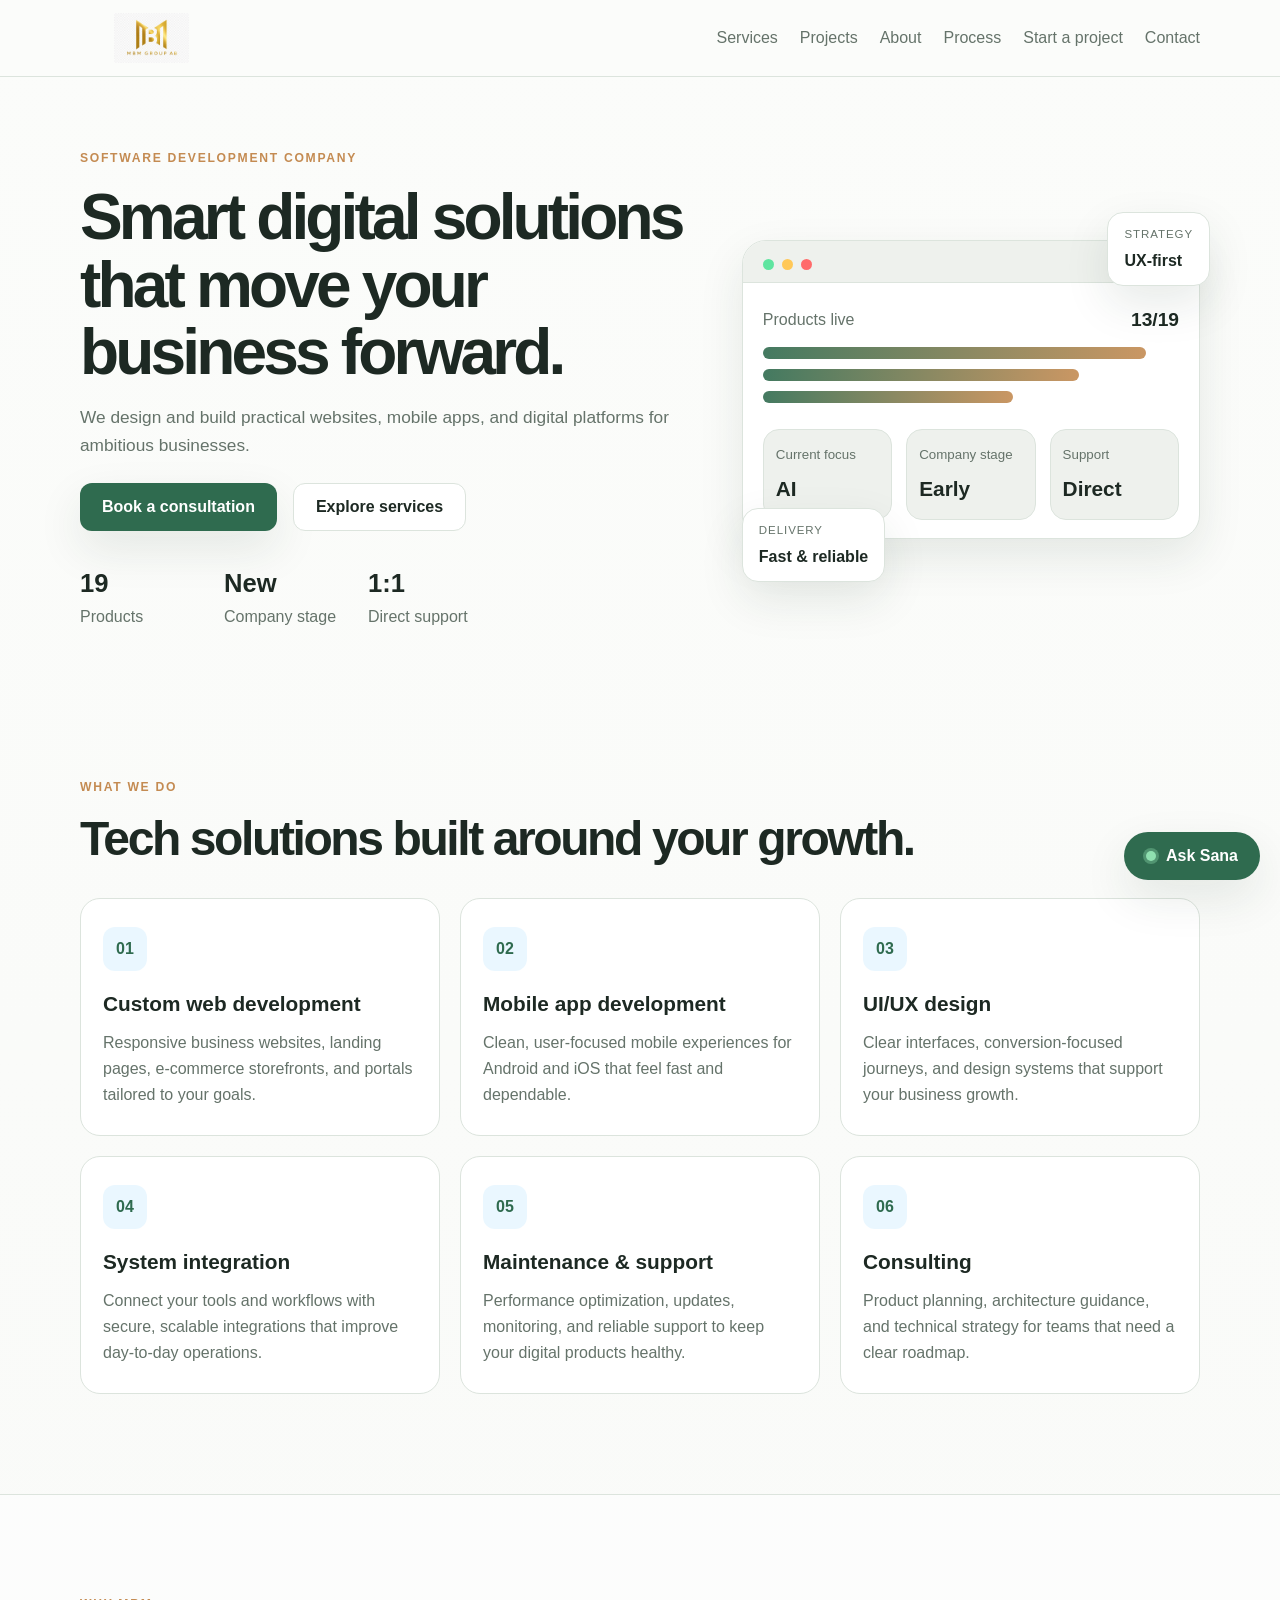
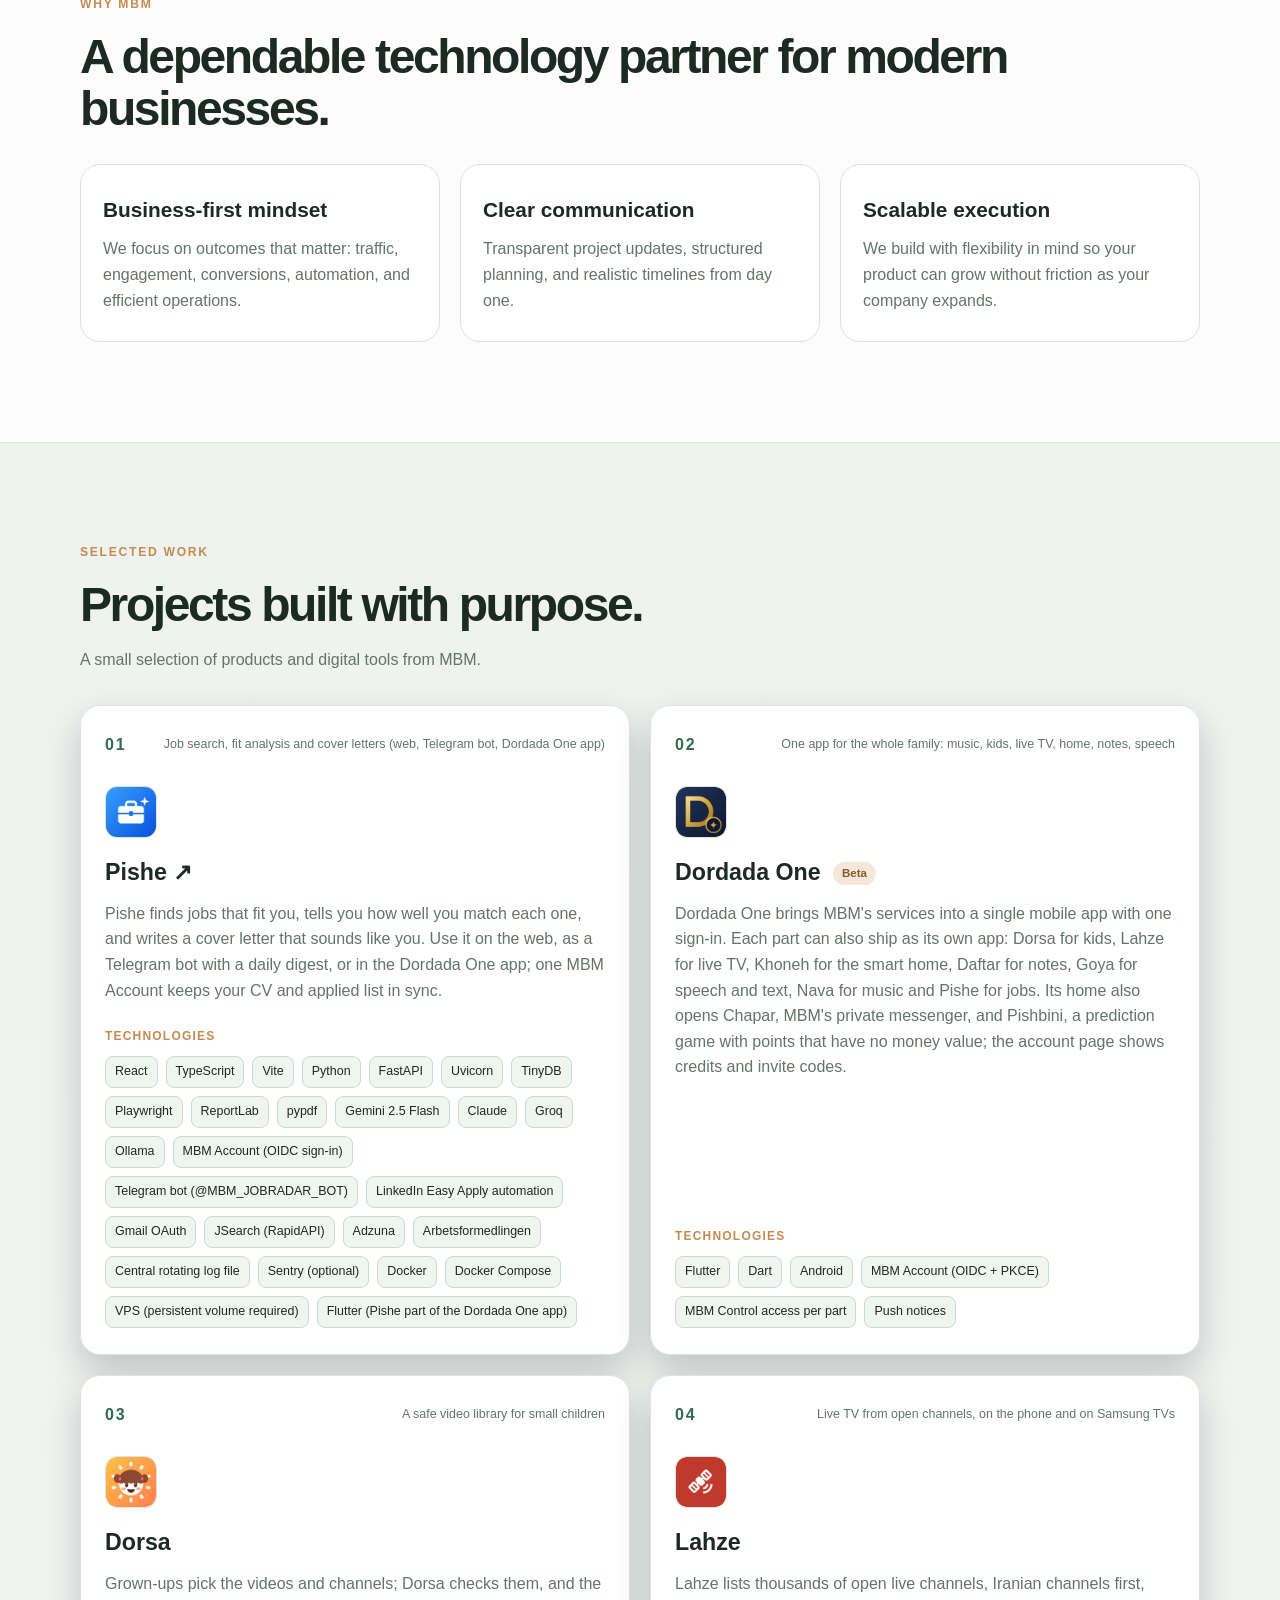
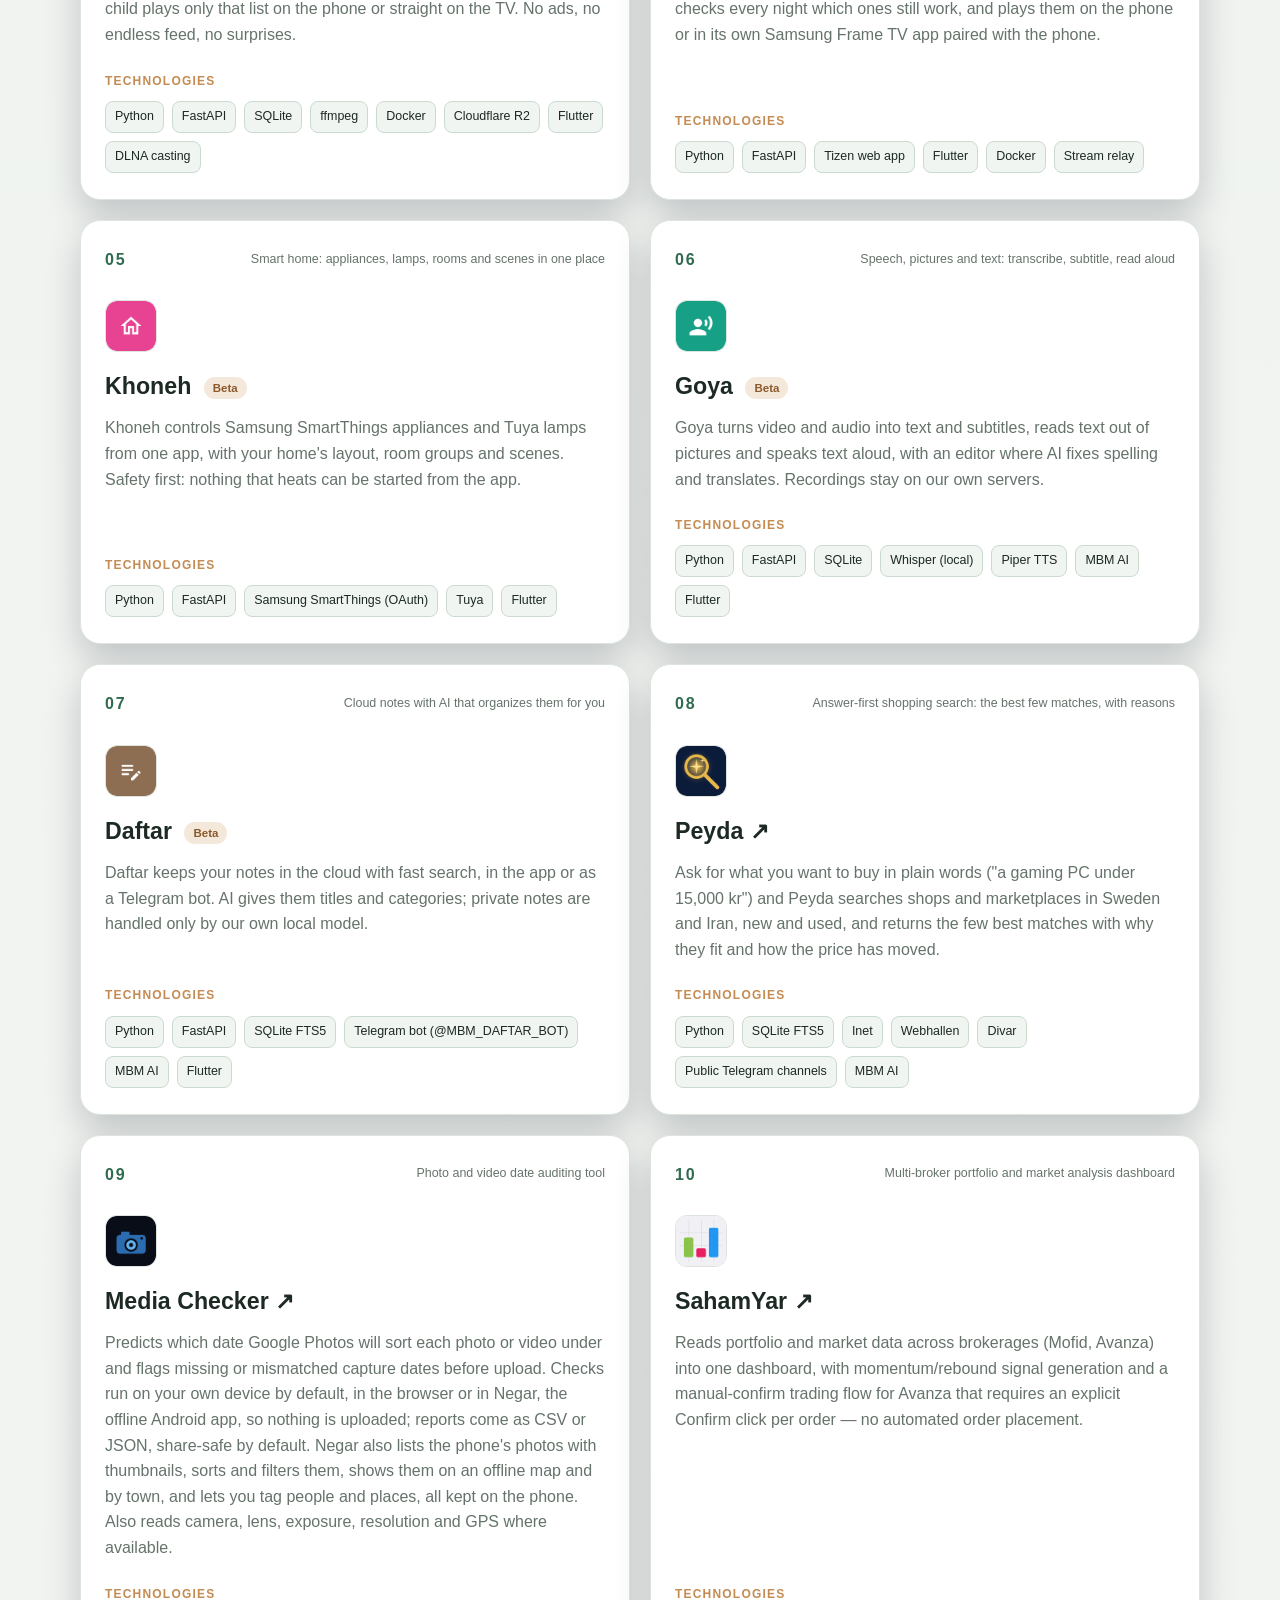
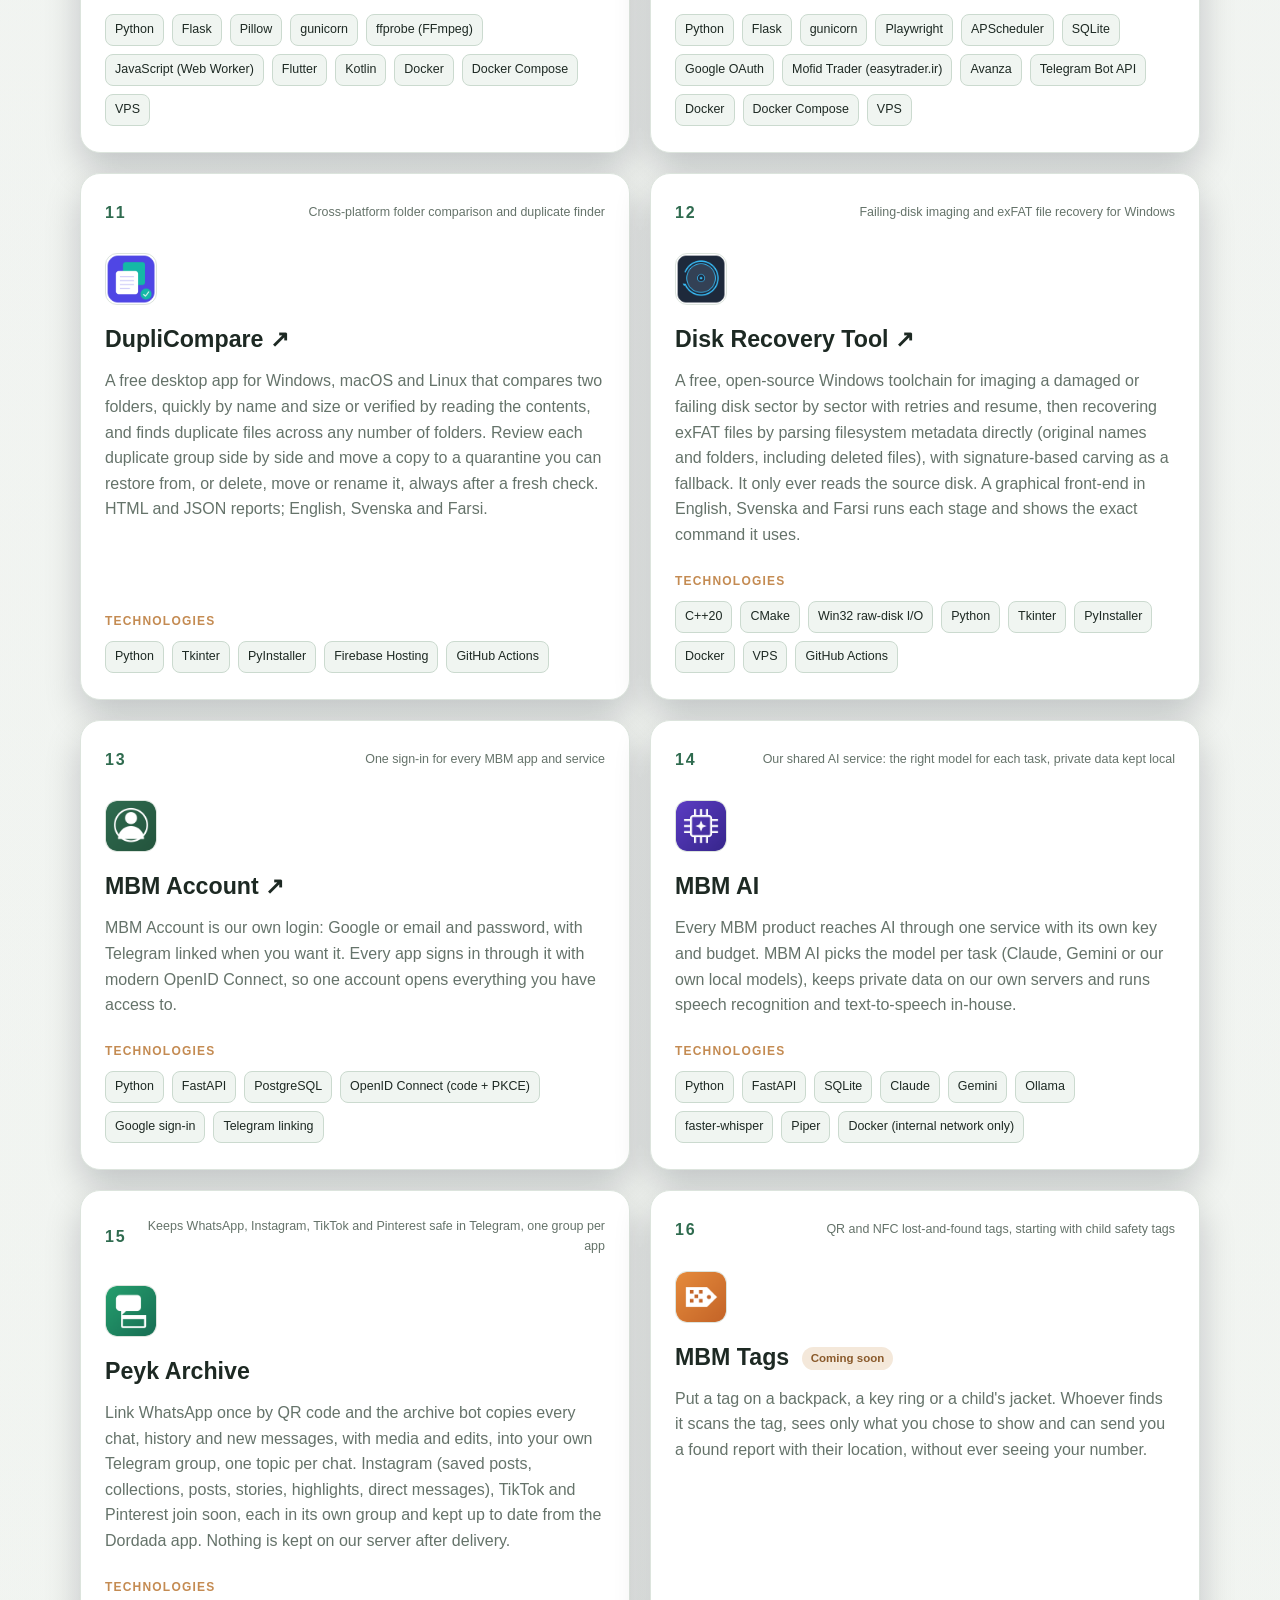
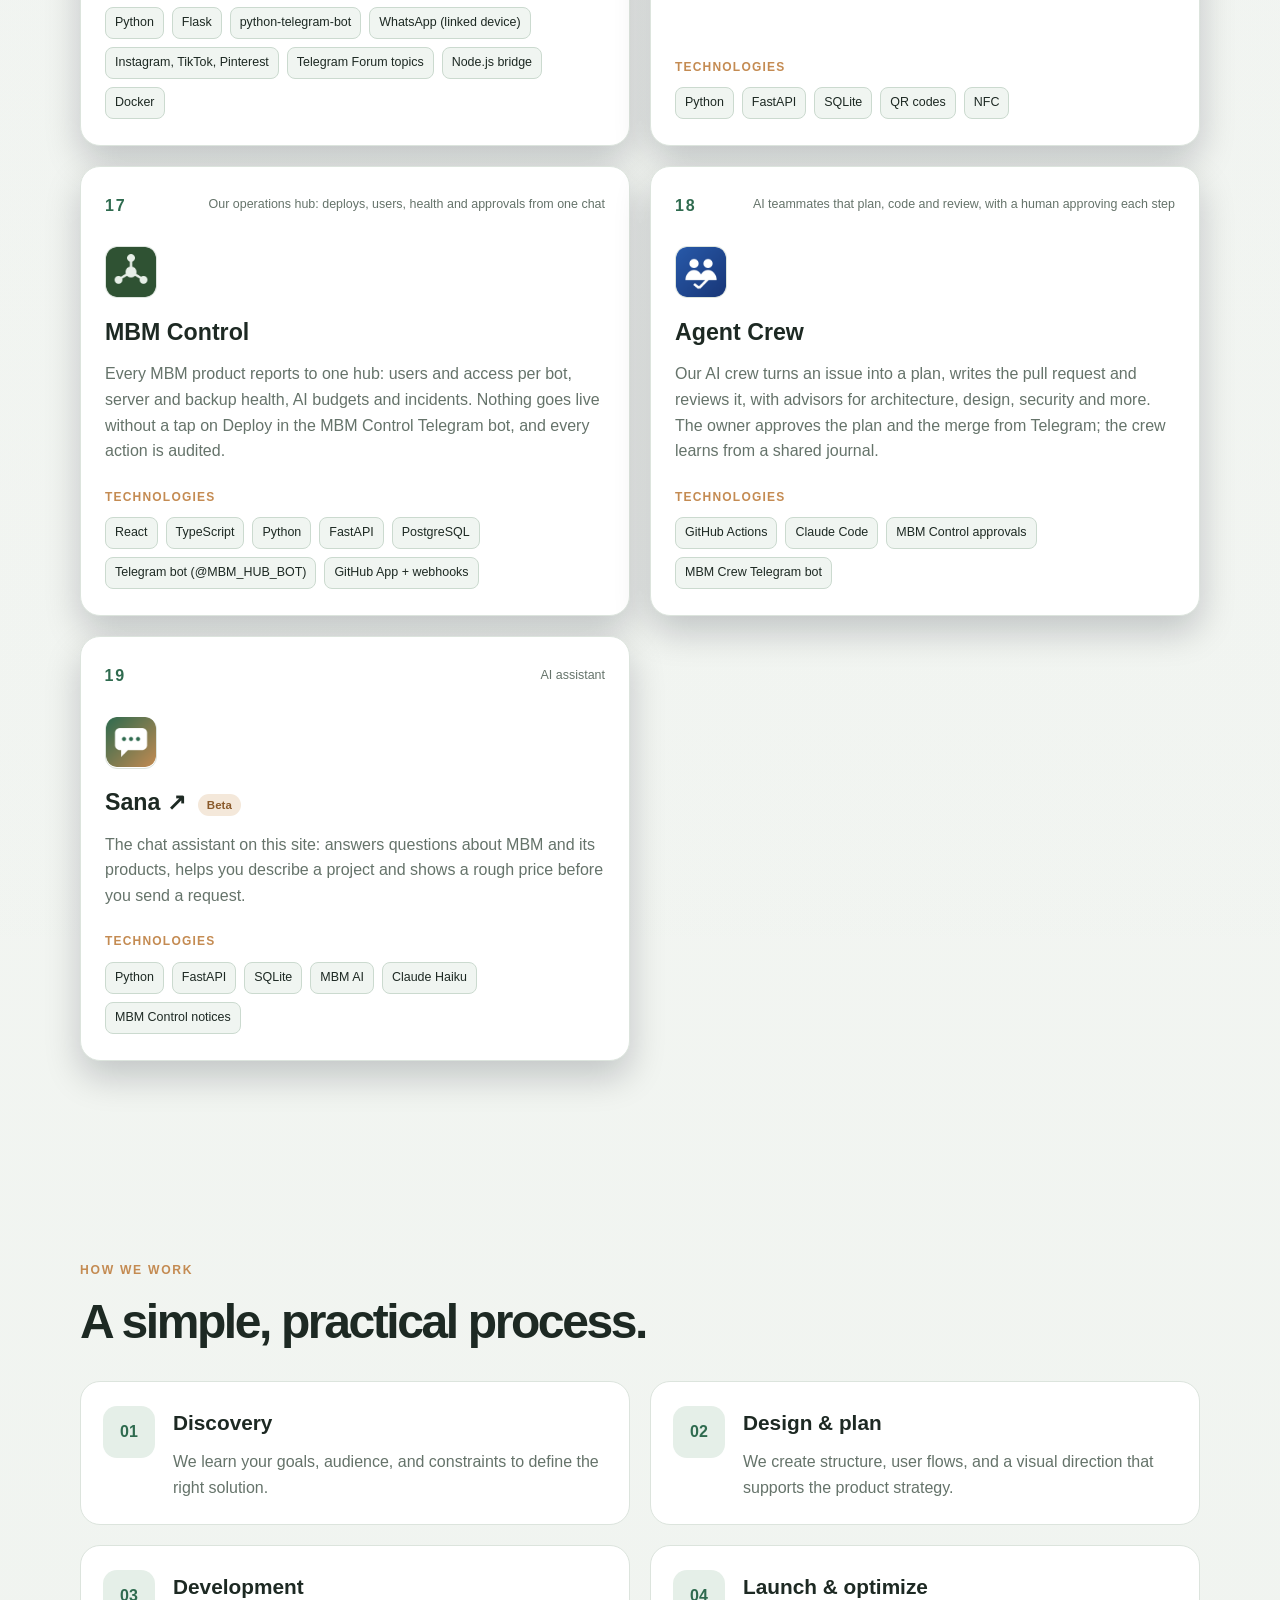
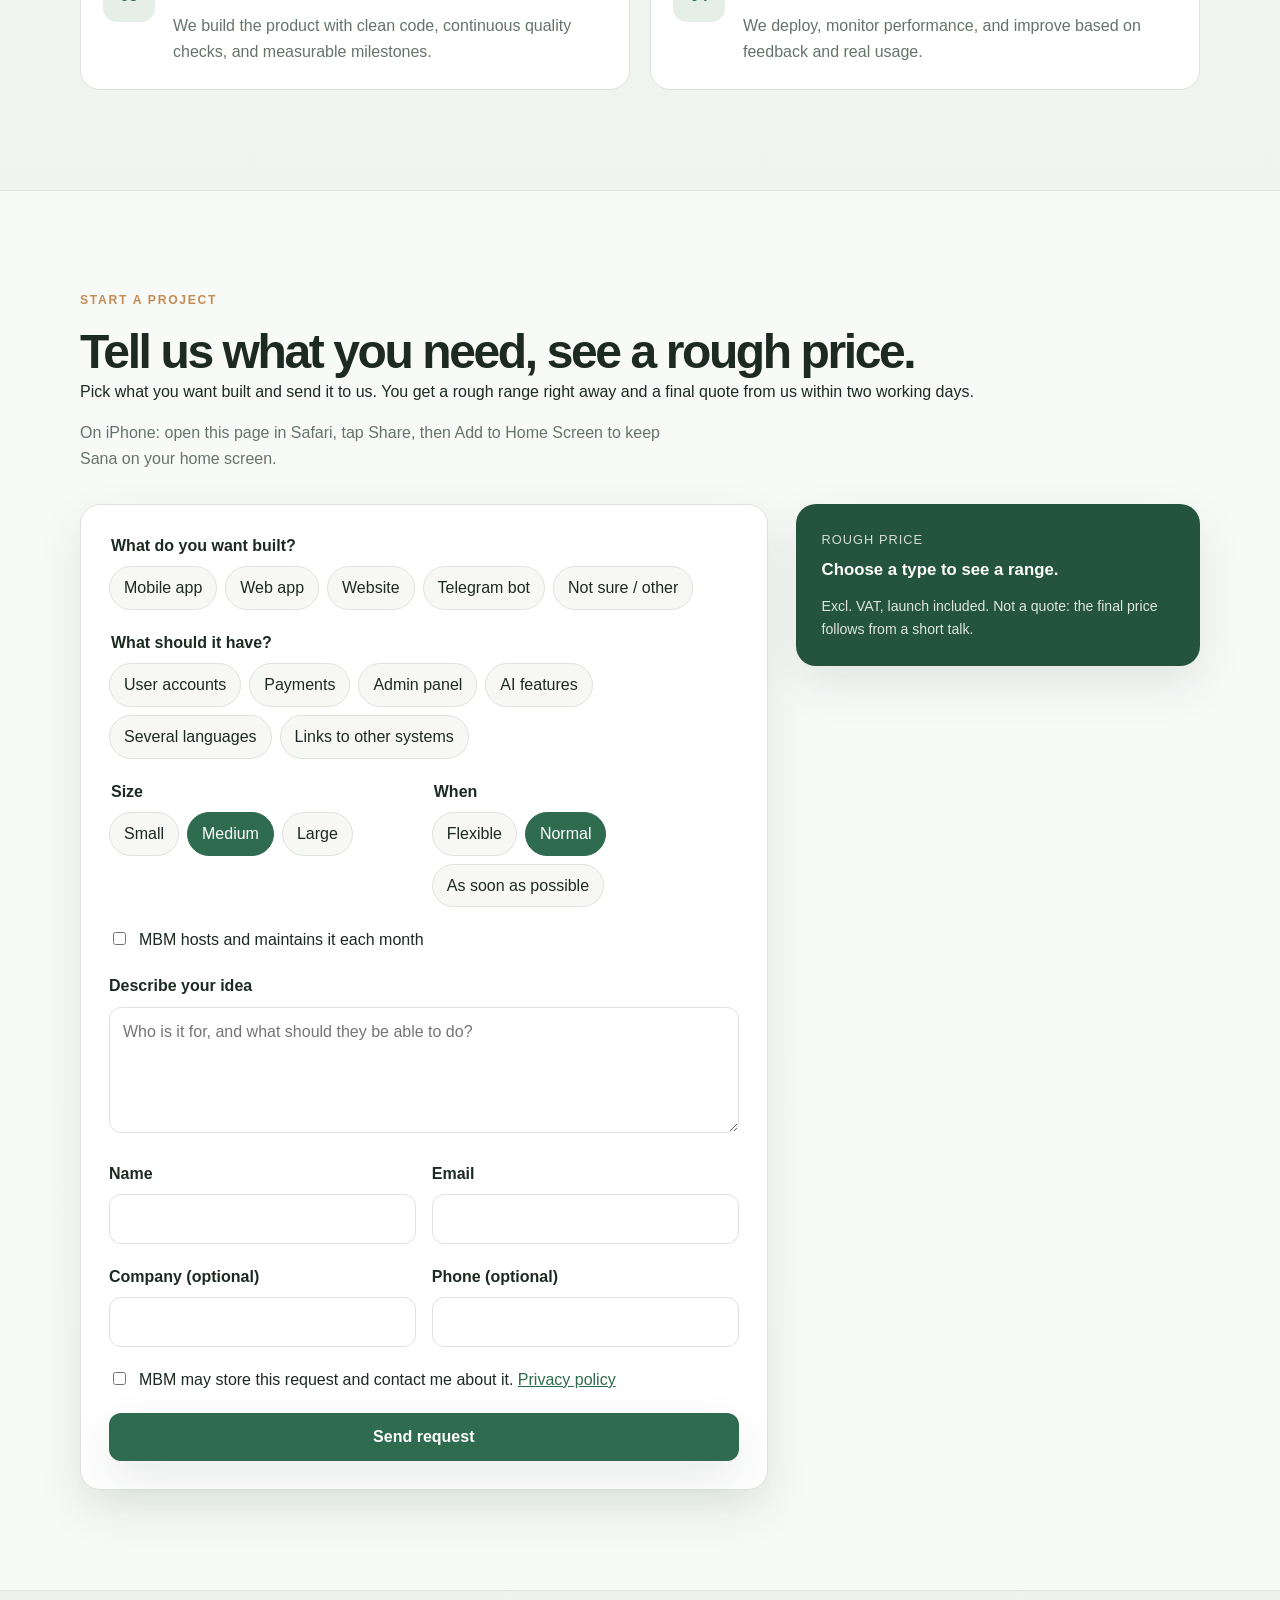
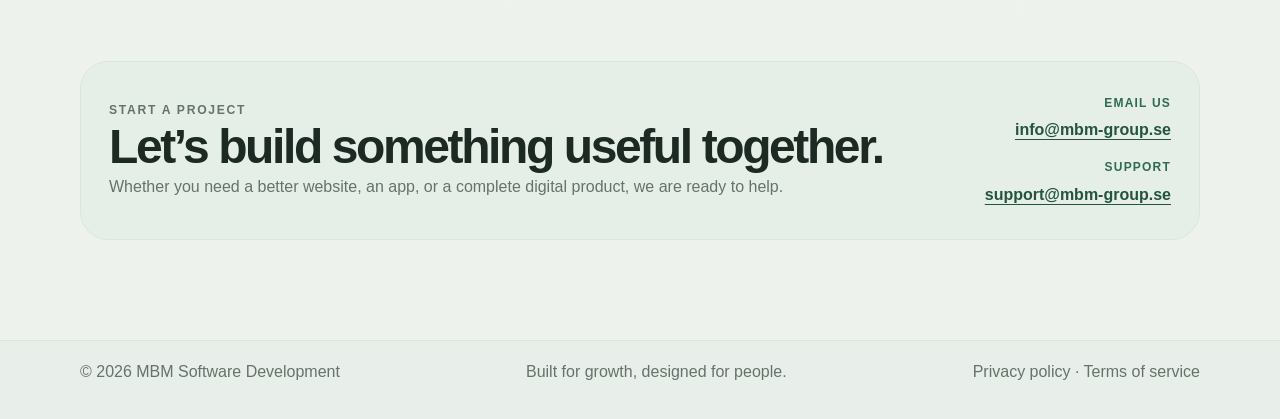
<file: index.html>
<!DOCTYPE html>
<html lang="en">
  <head>
    <meta charset="UTF-8" />
    <meta name="viewport" content="width=device-width, initial-scale=1.0" />
    <meta
      name="description"
      content="MBM Software Development — modern web, mobile, and digital business solutions for startups and growing companies."
    />
    <meta name="theme-color" content="#173050" />
    <meta name="mobile-web-app-capable" content="yes" />
    <meta name="apple-mobile-web-app-capable" content="yes" />
    <meta name="apple-mobile-web-app-status-bar-style" content="default" />
    <meta name="apple-mobile-web-app-title" content="Sana" />
    <title>MBM Software Development</title>
    <link rel="canonical" href="https://mbm-group.se/" />
    <link rel="icon" type="image/png" href="mbm-logo.png" />
    <link rel="apple-touch-icon" href="all-projects/sana/logo.png" />
    <link rel="manifest" href="/sana.webmanifest" />
    <link rel="stylesheet" href="styles.css" />
    <script async src="https://www.googletagmanager.com/gtag/js?id=G-HFZYTTG1FF"></script>
    <script>
      window.dataLayer = window.dataLayer || [];
      function gtag() { dataLayer.push(arguments); }
      gtag('js', new Date());
      gtag('config', 'G-HFZYTTG1FF');
    </script>
  </head>
  <body>
    <header class="site-header">
      <div class="container nav-wrap">
        <a href="#top" class="brand" aria-label="MBM home">
          <img class="brand-logo" src="mbm-logo.png" alt="MBM Group AB" />
        </a>

        <button
          type="button"
          class="nav-toggle"
          id="nav-toggle"
          aria-label="Toggle menu"
          aria-expanded="false"
          aria-controls="nav-panel"
        >
          <span></span>
          <span></span>
          <span></span>
        </button>

        <div class="nav-panel" id="nav-panel">
          <nav class="main-nav" aria-label="Main navigation">
            <a href="#services" data-i18n="nav.services">Services</a>
            <a href="#projects" data-i18n="nav.projects">Projects</a>
            <a href="#about" data-i18n="nav.about">About</a>
            <a href="#process" data-i18n="nav.process">Process</a>
            <a href="#start" data-i18n="navStart">Start a project</a>
            <a href="#contact" data-i18n="nav.contact">Contact</a>
          </nav>
        </div>
      </div>
    </header>

    <main id="top">
      <section class="hero">
        <div class="container hero-inner">
          <div class="hero-copy">
            <p class="eyebrow" data-i18n="eyebrow">Software Development Company</p>
            <h1 data-i18n="heroTitle">Smart digital solutions that move your business forward.</h1>
            <p class="lead" data-i18n="heroText">
              We design and build practical websites, mobile apps, and digital platforms for ambitious businesses.
            </p>
            <div class="cta-group">
              <a class="btn btn-primary" href="#start" data-i18n="ctaPrimary">Book a consultation</a>
              <a class="btn btn-secondary" href="#services" data-i18n="ctaSecondary">Explore services</a>
            </div>

            <ul class="hero-stats" aria-label="Company metrics">
              <li>
                <strong id="stat-projects-count">&ndash;</strong>
                <span data-i18n="statProjects">Products</span>
              </li>
              <li>
                <strong>New</strong>
                <span data-i18n="statExperience">Company stage</span>
              </li>
              <li>
                <strong>1:1</strong>
                <span data-i18n="statSupport">Direct support</span>
              </li>
            </ul>
          </div>

          <div class="hero-visual" aria-label="MBM dashboard preview">
            <div class="dashboard-card main-card">
              <div class="card-header">
                <span class="dot dot-green"></span>
                <span class="dot dot-yellow"></span>
                <span class="dot dot-red"></span>
              </div>

              <div class="card-body">
                <div class="metric-row">
                  <span data-i18n="metricLaunch">Products live</span>
                  <strong id="metric-live-count">&ndash;</strong>
                </div>
                <div class="bar-group">
                  <span class="bar bar-wide"></span>
                  <span class="bar bar-mid"></span>
                  <span class="bar bar-short"></span>
                </div>

                <div class="mini-grid">
                  <div>
                    <small data-i18n="metricWeb">Current focus</small>
                    <b>AI</b>
                  </div>
                  <div>
                    <small data-i18n="metricMobile">Company stage</small>
                    <b>Early</b>
                  </div>
                  <div>
                    <small data-i18n="metricBrand">Support</small>
                    <b>Direct</b>
                  </div>
                </div>
              </div>
            </div>

            <div class="floating-badge badge-top">
              <span data-i18n="badgeStrategy">Strategy</span>
              <strong>UX-first</strong>
            </div>
            <div class="floating-badge badge-bottom">
              <span data-i18n="badgeDelivery">Delivery</span>
              <strong>Fast & reliable</strong>
            </div>
          </div>
        </div>
      </section>

      <section id="services" class="section">
        <div class="container">
          <div class="section-heading">
            <p class="eyebrow" data-i18n="servicesEyebrow">What we do</p>
            <h2 data-i18n="servicesTitle">Tech solutions built around your growth.</h2>
          </div>

          <div class="cards-grid"><!-- Services -->
            <article class="service-card">
              <div class="icon">01</div>
              <h3 data-i18n="service1Title">Custom web development</h3>
              <p data-i18n="service1Text">Responsive business websites, landing pages, e-commerce storefronts, and portals tailored to your goals.</p>
            </article>

            <article class="service-card">
              <div class="icon">02</div>
              <h3 data-i18n="service2Title">Mobile app development</h3>
              <p data-i18n="service2Text">Clean, user-focused mobile experiences for Android and iOS that feel fast and dependable.</p>
            </article>

            <article class="service-card">
              <div class="icon">03</div>
              <h3 data-i18n="service3Title">UI/UX design</h3>
              <p data-i18n="service3Text">Clear interfaces, conversion-focused journeys, and design systems that support your business growth.</p>
            </article>

            <article class="service-card">
              <div class="icon">04</div>
              <h3 data-i18n="service4Title">System integration</h3>
              <p data-i18n="service4Text">Connect your tools and workflows with secure, scalable integrations that improve day-to-day operations.</p>
            </article>

            <article class="service-card">
              <div class="icon">05</div>
              <h3 data-i18n="service5Title">Maintenance & support</h3>
              <p data-i18n="service5Text">Performance optimization, updates, monitoring, and reliable support to keep your digital products healthy.</p>
            </article>

            <article class="service-card">
              <div class="icon">06</div>
              <h3 data-i18n="service6Title">Consulting</h3>
              <p data-i18n="service6Text">Product planning, architecture guidance, and technical strategy for teams that need a clear roadmap.</p>
            </article>
          </div>
        </div>
      </section>

      <section id="about" class="section muted-section">
        <div class="container about-wrap">
          <div>
            <p class="eyebrow" data-i18n="aboutEyebrow">Why MBM</p>
            <h2 data-i18n="aboutTitle">A dependable technology partner for modern businesses.</h2>
          </div>

          <div class="about-grid">
            <div class="about-card">
              <h3 data-i18n="feature1Title">Business-first mindset</h3>
              <p data-i18n="feature1Text">We focus on outcomes that matter: traffic, engagement, conversions, automation, and efficient operations.</p>
            </div>
            <div class="about-card">
              <h3 data-i18n="feature2Title">Clear communication</h3>
              <p data-i18n="feature2Text">Transparent project updates, structured planning, and realistic timelines from day one.</p>
            </div>
            <div class="about-card">
              <h3 data-i18n="feature3Title">Scalable execution</h3>
              <p data-i18n="feature3Text">We build with flexibility in mind so your product can grow without friction as your company expands.</p>
            </div>
          </div>
        </div>
      </section>

      <section id="projects" class="section projects-section">
        <div class="container">
          <div class="section-heading">
            <p class="eyebrow" data-i18n="projectsEyebrow">Selected work</p>
            <h2 data-i18n="projectsTitle">Projects built with purpose.</h2>
            <p class="section-intro" data-i18n="projectsText">A small selection of products and digital tools from MBM.</p>
          </div>
          <div class="projects-grid" id="projects-grid" aria-live="polite"></div>
        </div>
      </section>

      <section id="process" class="section">
        <div class="container">
          <div class="section-heading">
            <p class="eyebrow" data-i18n="processEyebrow">How we work</p>
            <h2 data-i18n="processTitle">A simple, practical process.</h2>
          </div>

          <div class="timeline">
            <div class="timeline-item">
              <span class="step">01</span>
              <div>
                <h3 data-i18n="step1Title">Discovery</h3>
                <p data-i18n="step1Text">We learn your goals, audience, and constraints to define the right solution.</p>
              </div>
            </div>
            <div class="timeline-item">
              <span class="step">02</span>
              <div>
                <h3 data-i18n="step2Title">Design & plan</h3>
                <p data-i18n="step2Text">We create structure, user flows, and a visual direction that supports the product strategy.</p>
              </div>
            </div>
            <div class="timeline-item">
              <span class="step">03</span>
              <div>
                <h3 data-i18n="step3Title">Development</h3>
                <p data-i18n="step3Text">We build the product with clean code, continuous quality checks, and measurable milestones.</p>
              </div>
            </div>
            <div class="timeline-item">
              <span class="step">04</span>
              <div>
                <h3 data-i18n="step4Title">Launch & optimize</h3>
                <p data-i18n="step4Text">We deploy, monitor performance, and improve based on feedback and real usage.</p>
              </div>
            </div>
          </div>
        </div>
      </section>

      <section id="start" class="section muted-section">
        <div class="container">
          <div class="section-heading">
            <p class="eyebrow" data-i18n="start.eyebrow">Start a project</p>
            <h2 data-i18n="start.title">Tell us what you need, see a rough price.</h2>
            <p data-i18n="start.text">Pick what you want built and send it to us.</p>
            <p class="section-intro install-hint" data-i18n="start.installHint"></p>
          </div>

          <div class="start-layout">
            <form id="start-form" class="start-form" novalidate>
              <fieldset>
                <legend data-i18n="start.typeLabel">What do you want built?</legend>
                <div class="chips">
                <label class="chip"><input type="checkbox" name="types" value="mobile_app" /><span data-i18n="start.types.mobile_app">mobile_app</span></label>
                <label class="chip"><input type="checkbox" name="types" value="web_app" /><span data-i18n="start.types.web_app">web_app</span></label>
                <label class="chip"><input type="checkbox" name="types" value="website" /><span data-i18n="start.types.website">website</span></label>
                <label class="chip"><input type="checkbox" name="types" value="telegram_bot" /><span data-i18n="start.types.telegram_bot">telegram_bot</span></label>
                <label class="chip"><input type="checkbox" name="types" value="other" /><span data-i18n="start.types.other">other</span></label>
                </div>
              </fieldset>
              <fieldset>
                <legend data-i18n="start.featuresLabel">What should it have?</legend>
                <div class="chips">
                <label class="chip"><input type="checkbox" name="features" value="accounts" /><span data-i18n="start.features.accounts">accounts</span></label>
                <label class="chip"><input type="checkbox" name="features" value="payments" /><span data-i18n="start.features.payments">payments</span></label>
                <label class="chip"><input type="checkbox" name="features" value="admin" /><span data-i18n="start.features.admin">admin</span></label>
                <label class="chip"><input type="checkbox" name="features" value="ai" /><span data-i18n="start.features.ai">ai</span></label>
                <label class="chip"><input type="checkbox" name="features" value="languages" /><span data-i18n="start.features.languages">languages</span></label>
                <label class="chip"><input type="checkbox" name="features" value="integrations" /><span data-i18n="start.features.integrations">integrations</span></label>
                </div>
              </fieldset>
              <div class="start-row">
                <fieldset>
                  <legend data-i18n="start.scopeLabel">Size</legend>
                  <div class="chips">
                <label class="chip"><input type="radio" name="scope" value="small" /><span data-i18n="start.scope.small">small</span></label>
                <label class="chip"><input type="radio" name="scope" value="medium" checked /><span data-i18n="start.scope.medium">medium</span></label>
                <label class="chip"><input type="radio" name="scope" value="large" /><span data-i18n="start.scope.large">large</span></label>
                  </div>
                </fieldset>
                <fieldset>
                  <legend data-i18n="start.timelineLabel">When</legend>
                  <div class="chips">
                <label class="chip"><input type="radio" name="timeline" value="flexible" /><span data-i18n="start.timeline.flexible">flexible</span></label>
                <label class="chip"><input type="radio" name="timeline" value="normal" checked /><span data-i18n="start.timeline.normal">normal</span></label>
                <label class="chip"><input type="radio" name="timeline" value="rush" /><span data-i18n="start.timeline.rush">rush</span></label>
                  </div>
                </fieldset>
              </div>
              <label class="check"><input type="checkbox" name="care" /><span data-i18n="start.care">MBM hosts and maintains it each month</span></label>
              <label class="field">
                <span data-i18n="start.descLabel">Describe your idea</span>
                <textarea name="description" rows="4" maxlength="4000" data-i18n-placeholder="start.descPlaceholder"></textarea>
              </label>
              <div class="start-row">
                <label class="field"><span data-i18n="start.name">Name</span><input name="name" autocomplete="name" maxlength="120" required /></label>
                <label class="field"><span data-i18n="start.email">Email</span><input name="email" type="email" autocomplete="email" maxlength="200" required /></label>
              </div>
              <div class="start-row">
                <label class="field"><span data-i18n="start.company">Company (optional)</span><input name="company" autocomplete="organization" maxlength="160" /></label>
                <label class="field"><span data-i18n="start.phone">Phone (optional)</span><input name="phone" type="tel" autocomplete="tel" maxlength="40" /></label>
              </div>
              <label class="hp" aria-hidden="true">Website<input name="website" tabindex="-1" autocomplete="off" /></label>
              <label class="check"><input type="checkbox" name="consent" /><span><span data-i18n="start.consent">MBM may store this request and contact me about it.</span> <a href="/privacy.html" data-i18n="start.privacy">Privacy policy</a></span></label>
              <p class="form-error" id="start-error" role="alert" hidden></p>
              <button class="btn btn-primary" type="submit" data-i18n="start.submit">Send request</button>
            </form>

            <aside class="estimate-box" aria-live="polite">
              <p class="estimate-title" data-i18n="start.estimateTitle">Rough price</p>
              <p class="estimate-range empty" id="estimate-range" data-i18n="start.estimateEmpty">Choose a type to see a range.</p>
              <p class="estimate-monthly" id="estimate-monthly" hidden></p>
              <p class="estimate-note" data-i18n="start.estimateNote">Excl. VAT, launch included.</p>
            </aside>

            <div class="start-thanks" id="start-thanks" hidden>
              <h3 data-i18n="start.thanksTitle">Thank you, we got it.</h3>
              <p id="start-thanks-text"></p>
            </div>
          </div>
        </div>
      </section>

      <section id="contact" class="section cta-band">
        <div class="container contact-box">
          <div>
            <p class="eyebrow" data-i18n="contactEyebrow">Start a project</p>
            <h2 data-i18n="contactTitle">Let’s build something useful together.</h2>
            <p data-i18n="contactText">Whether you need a better website, an app, or a complete digital product, we are ready to help.</p>
          </div>

          <div class="contact-details">
            <span class="contact-label" data-i18n="emailLabel">Email us</span>
            <a data-mail="info" href="mailto:info@mbm-group.se">info@mbm-group.se</a>
            <span class="contact-label" data-i18n="supportLabel">Support</span>
            <a data-mail="support" href="mailto:support@mbm-group.se">support@mbm-group.se</a>
          </div>
        </div>
      </section>
    </main>

    <footer class="site-footer">
      <div class="container footer-wrap">
        <p>© 2026 MBM Software Development</p>
        <p data-i18n="footerNote">Built for growth, designed for people.</p>
        <p><a href="/privacy.html">Privacy policy</a> &middot; <a href="/terms.html">Terms of service</a></p>
      </div>
    </footer>

    <div class="sana" id="sana" data-api="https://sana.mbm-group.se">
      <button class="sana-open btn btn-primary" id="sana-open" type="button" aria-expanded="false" aria-controls="sana-panel">
        <span class="sana-dot" aria-hidden="true"></span><span data-i18n="sana.open">Ask Sana</span>
      </button>
      <section class="sana-panel" id="sana-panel" hidden aria-labelledby="sana-title">
        <header class="sana-head">
          <img src="all-projects/sana/logo.png" alt="" width="36" height="36" />
          <div>
            <strong id="sana-title" data-i18n="sana.title">Sana</strong>
            <span data-i18n="sana.subtitle">MBM assistant</span>
          </div>
          <button class="sana-close" id="sana-close" type="button" data-i18n="sana.close">Close</button>
        </header>
        <p class="sana-note" data-i18n="sana.note">Sana is an AI assistant.</p>
        <div class="sana-log" id="sana-log" aria-live="polite"></div>
        <form class="sana-input" id="sana-form">
          <textarea id="sana-text" rows="1" maxlength="2000" data-i18n-placeholder="sana.placeholder"></textarea>
          <button class="btn btn-primary" type="submit" data-i18n="sana.send">Send</button>
        </form>
      </section>
    </div>

    <script src="contact.js"></script>
    <script src="start-texts.js"></script>
    <script src="script.js?v=20261117"></script>
    <script src="start.js"></script>
  </body>
</html>
</file>
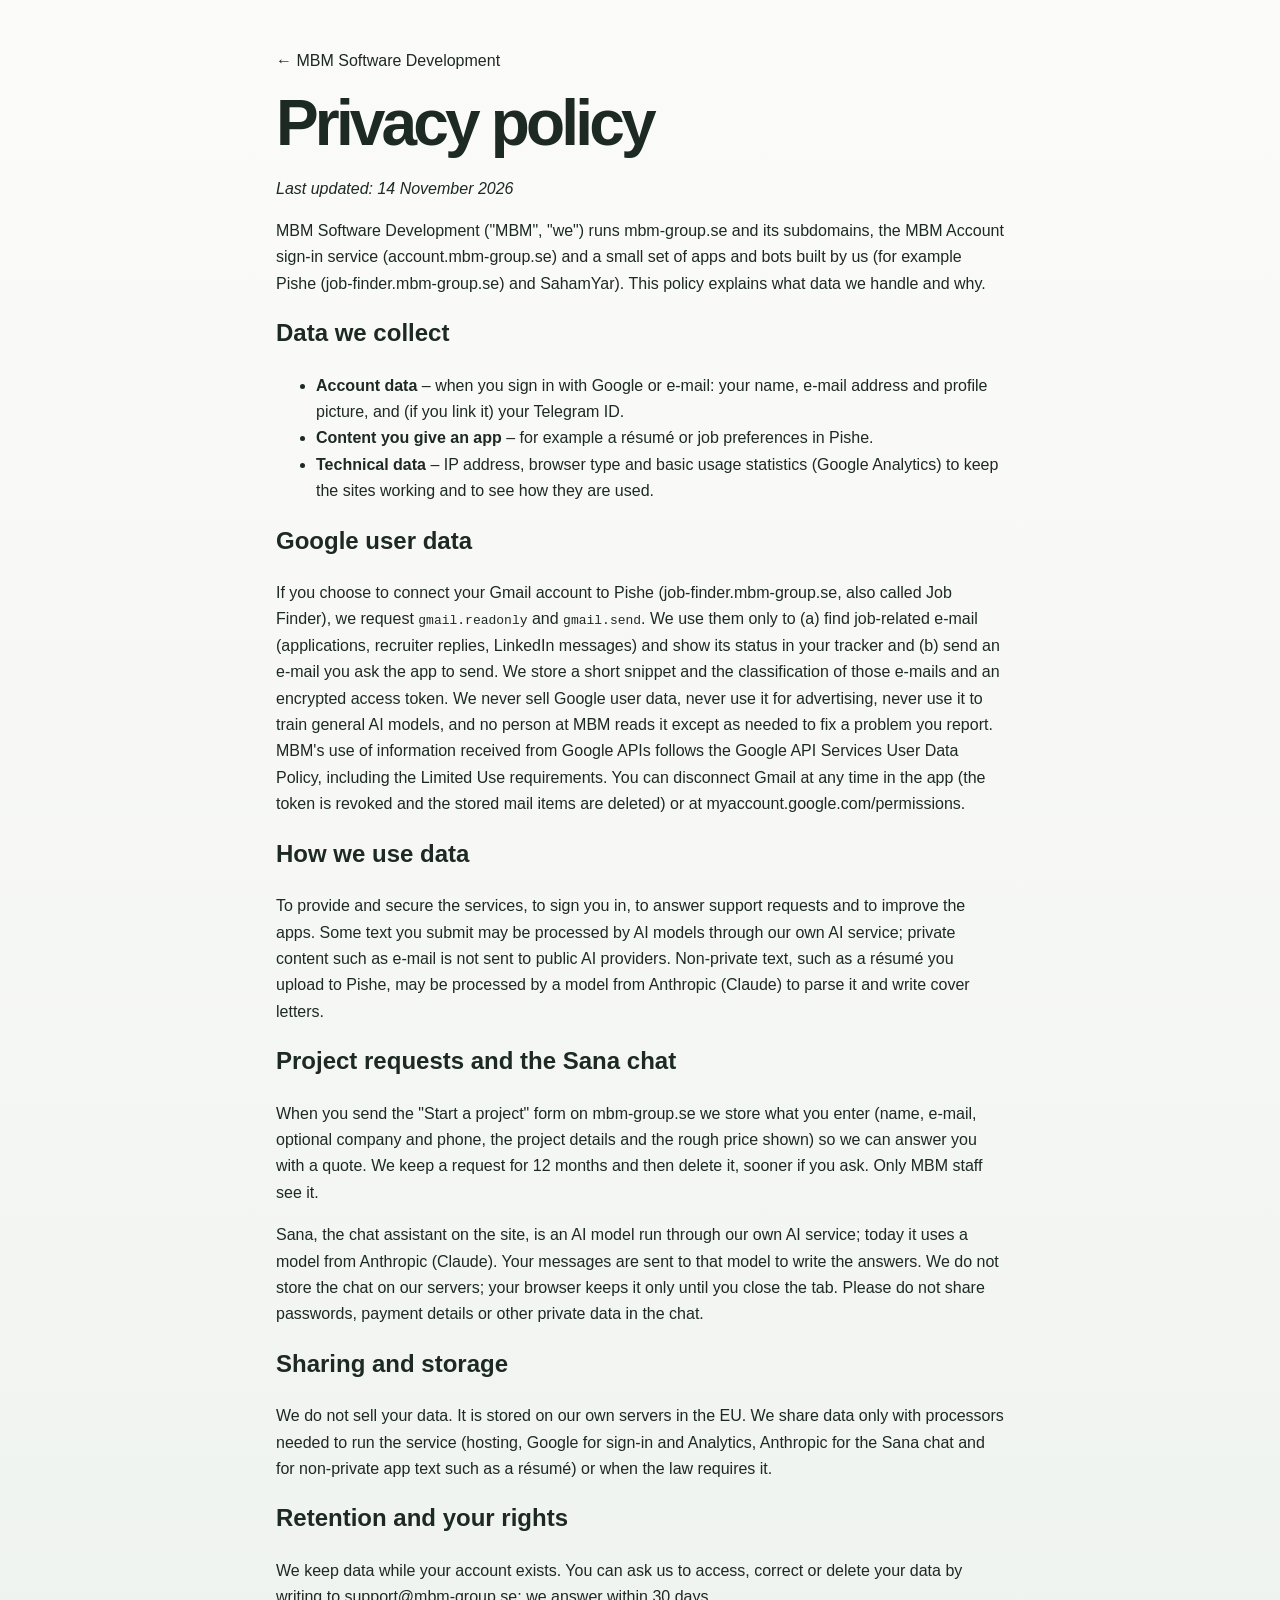
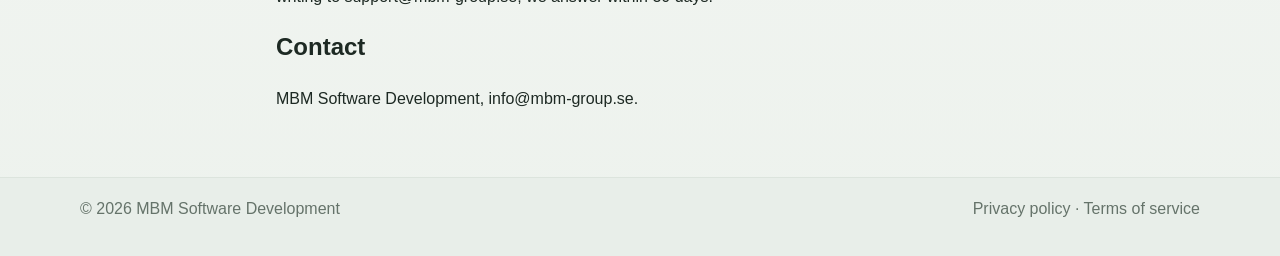
<file: privacy.html>
<!doctype html>
<html lang="en">
  <head>
    <meta charset="utf-8" />
    <meta name="viewport" content="width=device-width, initial-scale=1" />
    <title>Privacy policy · MBM Software Development</title>
    <link rel="canonical" href="https://mbm-group.se/privacy.html" />
    <link rel="icon" type="image/png" href="mbm-logo.png" />
    <link rel="stylesheet" href="styles.css" />
    <script async src="https://www.googletagmanager.com/gtag/js?id=G-HFZYTTG1FF"></script>
    <script>
      window.dataLayer = window.dataLayer || [];
      function gtag() { dataLayer.push(arguments); }
      gtag('js', new Date());
      gtag('config', 'G-HFZYTTG1FF');
    </script>
  </head>
  <body>
    <main class="container" style="max-width:760px;padding:48px 16px;line-height:1.65">
      <p><a href="/">&larr; MBM Software Development</a></p>
      <h1>Privacy policy</h1>
      <p><em>Last updated: 14 November 2026</em></p>
      <p>MBM Software Development ("MBM", "we") runs mbm-group.se and its subdomains, the MBM Account sign-in service
      (account.mbm-group.se) and a small set of apps and bots built by us (for example Pishe (job-finder.mbm-group.se) and SahamYar).
      This policy explains what data we handle and why.</p>

      <h2>Data we collect</h2>
      <ul>
        <li><strong>Account data</strong> &ndash; when you sign in with Google or e-mail: your name, e-mail address and profile picture, and (if you
        link it) your Telegram ID.</li>
        <li><strong>Content you give an app</strong> &ndash; for example a r&eacute;sum&eacute; or job preferences in Pishe.</li>
        <li><strong>Technical data</strong> &ndash; IP address, browser type and basic usage statistics (Google Analytics) to keep the sites working
        and to see how they are used.</li>
      </ul>

      <h2>Google user data</h2>
      <p>If you choose to connect your Gmail account to Pishe (job-finder.mbm-group.se, also called Job Finder), we request <code>gmail.readonly</code> and <code>gmail.send</code>. We use them
      only to (a) find job-related e-mail (applications, recruiter replies, LinkedIn messages) and show its status in your tracker and
      (b) send an e-mail you ask the app to send. We store a short snippet and the classification of those e-mails and an encrypted access token.
      We never sell Google user data, never use it for advertising, never use it to train general AI models, and no person at MBM reads it except
      as needed to fix a problem you report. MBM's use of information received from Google APIs follows the
      <a href="https://developers.google.com/terms/api-services-user-data-policy">Google API Services User Data Policy</a>, including the Limited Use
      requirements. You can disconnect Gmail at any time in the app (the token is revoked and the stored mail items are deleted) or at
      <a href="https://myaccount.google.com/permissions">myaccount.google.com/permissions</a>.</p>

      <h2>How we use data</h2>
      <p>To provide and secure the services, to sign you in, to answer support requests and to improve the apps. Some text you submit may be
      processed by AI models through our own AI service; private content such as e-mail is not sent to public AI providers. Non-private text, such as a r&eacute;sum&eacute; you upload to Pishe, may be processed by a model from Anthropic (Claude) to parse it and write cover letters.</p>

      <h2>Project requests and the Sana chat</h2>
      <p>When you send the "Start a project" form on mbm-group.se we store what you enter (name, e-mail, optional company and phone, the
      project details and the rough price shown) so we can answer you with a quote. We keep a request for 12 months and then delete it,
      sooner if you ask. Only MBM staff see it.</p>
      <p>Sana, the chat assistant on the site, is an AI model run through our own AI service; today it uses a model from Anthropic (Claude).
      Your messages are sent to that model to write the answers. We do not store the chat on our servers; your browser keeps it only
      until you close the tab. Please do not share passwords, payment details or other private data in the chat.</p>

      <h2>Sharing and storage</h2>
      <p>We do not sell your data. It is stored on our own servers in the EU. We share data only with processors needed to run the service
      (hosting, Google for sign-in and Analytics, Anthropic for the Sana chat and for non-private app text such as a r&eacute;sum&eacute;) or when the law requires it.</p>

      <h2>Retention and your rights</h2>
      <p>We keep data while your account exists. You can ask us to access, correct or delete your data by writing to
      <a data-mail="support" href="mailto:support@mbm-group.se">support@mbm-group.se</a>; we answer within 30 days.</p>

      <h2>Contact</h2>
      <p>MBM Software Development, <a data-mail="info" href="mailto:info@mbm-group.se">info@mbm-group.se</a>.</p>
    </main>
    <footer class="site-footer">
      <div class="container footer-wrap">
        <p>&copy; 2026 MBM Software Development</p>
        <p><a href="/privacy.html">Privacy policy</a> &middot; <a href="/terms.html">Terms of service</a></p>
      </div>
    </footer>
      <script src="contact.js"></script>
  </body>
</html>
</file>
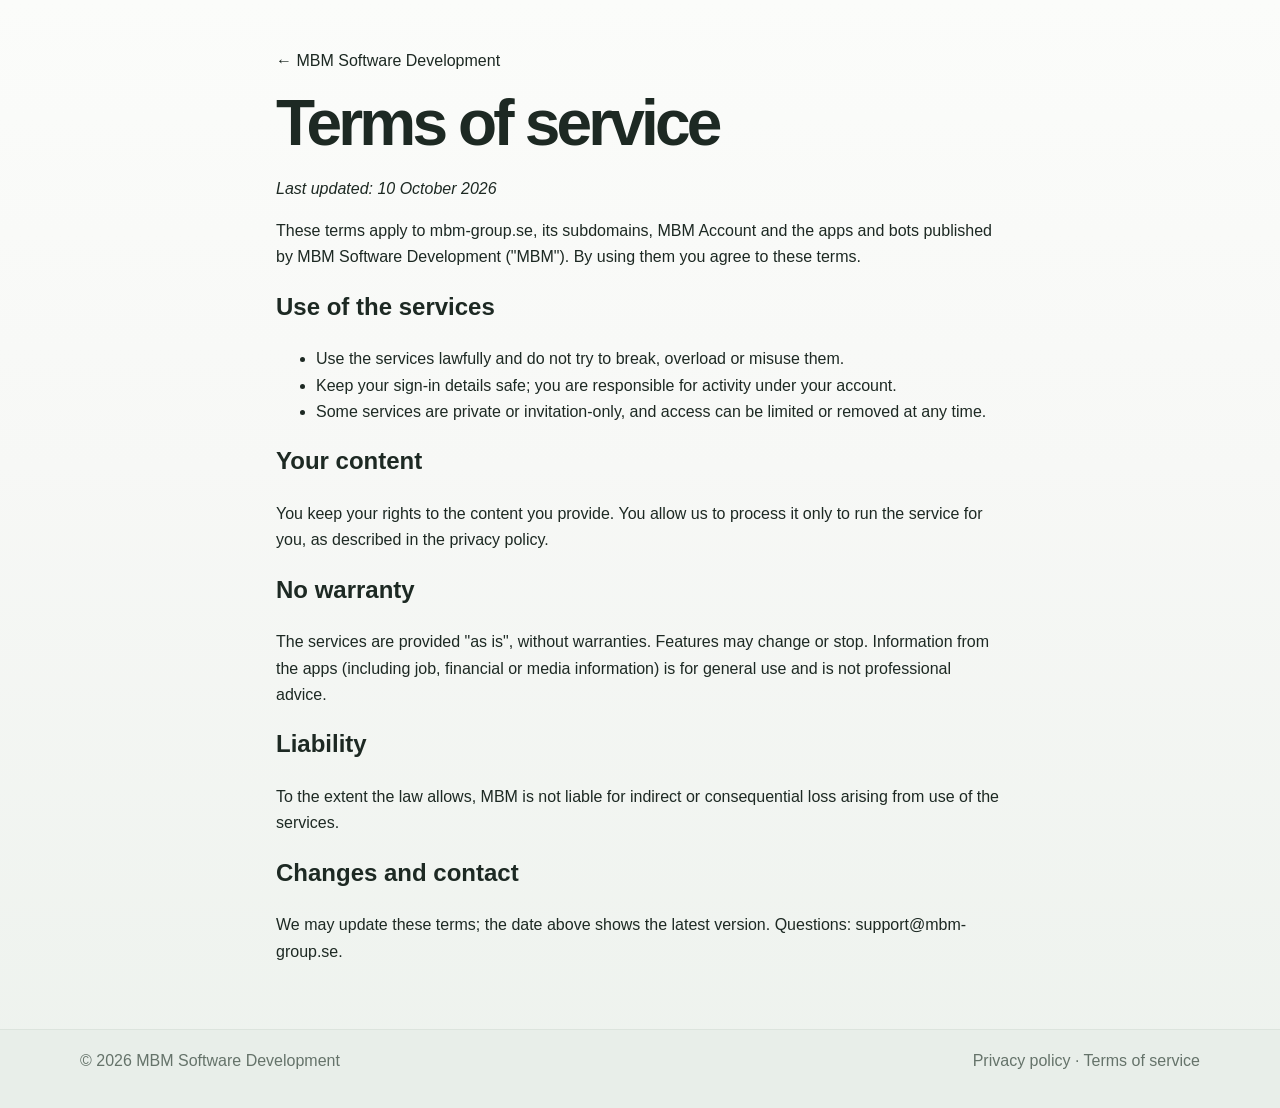
<file: terms.html>
<!doctype html>
<html lang="en">
  <head>
    <meta charset="utf-8" />
    <meta name="viewport" content="width=device-width, initial-scale=1" />
    <title>Terms of service · MBM Software Development</title>
    <link rel="canonical" href="https://mbm-group.se/terms.html" />
    <link rel="icon" type="image/png" href="mbm-logo.png" />
    <link rel="stylesheet" href="styles.css" />
    <script async src="https://www.googletagmanager.com/gtag/js?id=G-HFZYTTG1FF"></script>
    <script>
      window.dataLayer = window.dataLayer || [];
      function gtag() { dataLayer.push(arguments); }
      gtag('js', new Date());
      gtag('config', 'G-HFZYTTG1FF');
    </script>
  </head>
  <body>
    <main class="container" style="max-width:760px;padding:48px 16px;line-height:1.65">
      <p><a href="/">&larr; MBM Software Development</a></p>
      <h1>Terms of service</h1>
      <p><em>Last updated: 10 October 2026</em></p>
      <p>These terms apply to mbm-group.se, its subdomains, MBM Account and the apps and bots published by MBM Software Development ("MBM").
      By using them you agree to these terms.</p>

      <h2>Use of the services</h2>
      <ul>
        <li>Use the services lawfully and do not try to break, overload or misuse them.</li>
        <li>Keep your sign-in details safe; you are responsible for activity under your account.</li>
        <li>Some services are private or invitation-only, and access can be limited or removed at any time.</li>
      </ul>

      <h2>Your content</h2>
      <p>You keep your rights to the content you provide. You allow us to process it only to run the service for you, as described in the
      <a href="/privacy.html">privacy policy</a>.</p>

      <h2>No warranty</h2>
      <p>The services are provided "as is", without warranties. Features may change or stop. Information from the apps (including job,
      financial or media information) is for general use and is not professional advice.</p>

      <h2>Liability</h2>
      <p>To the extent the law allows, MBM is not liable for indirect or consequential loss arising from use of the services.</p>

      <h2>Changes and contact</h2>
      <p>We may update these terms; the date above shows the latest version. Questions:
      <a data-mail="support" href="mailto:support@mbm-group.se">support@mbm-group.se</a>.</p>
    </main>
    <footer class="site-footer">
      <div class="container footer-wrap">
        <p>&copy; 2026 MBM Software Development</p>
        <p><a href="/privacy.html">Privacy policy</a> &middot; <a href="/terms.html">Terms of service</a></p>
      </div>
    </footer>
      <script src="contact.js"></script>
  </body>
</html>
</file>
<file: styles.css>
:root {
  --bg: #f7f8f6;
  --bg-soft: #eef1ed;
  --panel: #ffffff;
  --panel-alt: #e4ebe5;
  --card: #ffffff;
  --text: #1d2923;
  --muted: #65736a;
  --primary: #2f6b4f;
  --primary-strong: #24543d;
  --accent: #c48b52;
  --line: #dce4dd;
  --shadow: 0 18px 45px rgba(33, 55, 42, 0.1);
}

* {
  box-sizing: border-box;
}

html {
  scroll-behavior: smooth;
}

body {
  margin: 0;
  font-family: "Segoe UI", Tahoma, Arial, sans-serif;
  background: linear-gradient(180deg, #fbfcfa 0%, var(--bg) 42%, #edf2ed 100%);
  color: var(--text);
  line-height: 1.6;
}

body[dir='rtl'] {
  font-family: "Tahoma", "Segoe UI", sans-serif;
}

img {
  max-width: 100%;
  display: block;
}

a {
  color: inherit;
  text-decoration: none;
}

button {
  font: inherit;
}

.container {
  width: min(1120px, calc(100% - 32px));
  margin: 0 auto;
}

.site-header {
  position: sticky;
  top: 0;
  z-index: 20;
  backdrop-filter: blur(12px);
  background: rgba(251, 252, 250, 0.88);
  border-bottom: 1px solid var(--line);
}

.nav-wrap {
  display: flex;
  align-items: center;
  justify-content: space-between;
  gap: 20px;
  min-height: 76px;
}

.brand {
  display: inline-flex;
  align-items: center;
  gap: 12px;
  font-weight: 700;
}

.brand-logo {
  width: 142px;
  height: 50px;
  object-fit: contain;
}

.main-nav {
  display: flex;
  align-items: center;
  gap: 22px;
  color: var(--muted);
}

.main-nav a {
  transition: color 0.2s ease;
}

.main-nav a:hover,
.main-nav a:focus-visible {
  color: var(--text);
}

.nav-panel {
  display: flex;
  align-items: center;
  gap: 20px;
}

.nav-toggle {
  display: none;
  flex-direction: column;
  justify-content: center;
  gap: 5px;
  width: 40px;
  height: 40px;
  border: 1px solid var(--line);
  border-radius: 10px;
  background: #ffffff;
  cursor: pointer;
  padding: 0;
}

.nav-toggle span {
  display: block;
  width: 18px;
  height: 2px;
  margin: 0 auto;
  background: var(--text);
  transition: transform 0.2s ease, opacity 0.2s ease;
}

.nav-toggle[aria-expanded='true'] span:nth-child(1) {
  transform: translateY(7px) rotate(45deg);
}

.nav-toggle[aria-expanded='true'] span:nth-child(2) {
  opacity: 0;
}

.nav-toggle[aria-expanded='true'] span:nth-child(3) {
  transform: translateY(-7px) rotate(-45deg);
}

.lang-switcher {
  position: relative;
  display: inline-block;
}

.lang-trigger {
  min-width: 88px;
  border: 1px solid rgba(110, 198, 255, 0.45);
  background: #ffffff;
  color: var(--text);
  border-radius: 12px;
  padding: 12px 36px 12px 14px;
  font-weight: 800;
  letter-spacing: 0.08em;
  cursor: pointer;
  position: relative;
  box-shadow: inset 0 1px 0 rgba(255, 255, 255, 0.04);
}

.lang-trigger::after {
  content: "";
  position: absolute;
  right: 14px;
  top: 50%;
  width: 8px;
  height: 8px;
  border-right: 2px solid var(--primary);
  border-bottom: 2px solid var(--primary);
  transform: translateY(-65%) rotate(45deg);
}

.lang-menu {
  position: absolute;
  top: calc(100% + 8px);
  left: 0;
  min-width: 100%;
  list-style: none;
  margin: 0;
  padding: 6px;
  background: #ffffff;
  border: 1px solid var(--line);
  border-radius: 12px;
  box-shadow: var(--shadow);
  display: none;
  z-index: 30;
}

.lang-switcher.open .lang-menu {
  display: block;
}

.lang-option {
  width: 100%;
  border: none;
  background: transparent;
  color: var(--text);
  text-align: left;
  padding: 10px 12px;
  border-radius: 8px;
  font-weight: 700;
  letter-spacing: 0.06em;
  cursor: pointer;
}

.lang-option:hover,
.lang-option:focus-visible,
.lang-option.active {
  background: rgba(110, 198, 255, 0.12);
}

body[dir='rtl'] .lang-option {
  text-align: right;
}

.hero {
  padding: 72px 0 48px;
}

.hero-inner {
  display: grid;
  grid-template-columns: 1.15fr 0.85fr;
  align-items: center;
  gap: 42px;
}

.eyebrow {
  margin: 0 0 16px;
  color: var(--accent);
  font-size: 0.76rem;
  letter-spacing: 0.14em;
  text-transform: uppercase;
  font-weight: 700;
}

h1,
h2,
h3,
p {
  margin-top: 0;
}

h1 {
  margin-bottom: 18px;
  font-size: clamp(2.5rem, 5vw, 4.5rem);
  line-height: 1.05;
  letter-spacing: -0.06em;
}

.lead {
  max-width: 620px;
  color: var(--muted);
  font-size: 1.08rem;
}

.cta-group {
  display: flex;
  flex-wrap: wrap;
  gap: 16px;
  margin: 24px 0 32px;
}

.btn {
  display: inline-flex;
  align-items: center;
  justify-content: center;
  min-height: 48px;
  padding: 0 22px;
  border-radius: 12px;
  font-weight: 700;
  transition: transform 0.2s ease, box-shadow 0.2s ease;
}

.btn:hover,
.btn:focus-visible {
  transform: translateY(-1px);
}

.btn-primary {
  background: var(--primary);
  color: #ffffff;
  box-shadow: var(--shadow);
}

.btn-secondary {
  background: #ffffff;
  border: 1px solid var(--line);
  color: var(--text);
}

.hero-stats {
  list-style: none;
  padding: 0;
  margin: 0;
  display: flex;
  flex-wrap: wrap;
  gap: 24px;
  color: var(--muted);
}

.hero-stats li {
  display: flex;
  flex-direction: column;
  min-width: 120px;
}

.hero-stats strong {
  font-size: clamp(1.2rem, 2vw, 1.8rem);
  color: var(--text);
}

.hero-visual {
  position: relative;
  min-height: 430px;
  display: flex;
  align-items: center;
  justify-content: center;
}

.dashboard-card {
  width: min(100%, 520px);
  background: #ffffff;
  border: 1px solid var(--line);
  border-radius: 24px;
  box-shadow: var(--shadow);
  overflow: hidden;
}

.card-header {
  display: flex;
  align-items: center;
  gap: 8px;
  padding: 18px 20px 12px;
  border-bottom: 1px solid var(--line);
  background: var(--bg-soft);
}

.dot {
  display: inline-block;
  width: 11px;
  height: 11px;
  border-radius: 50%;
}

.dot-green { background: #5fe5a0; }
.dot-yellow { background: #ffc857; }
.dot-red { background: #ff6b6b; }

.card-body {
  padding: 22px 20px 18px;
}

.metric-row {
  display: flex;
  align-items: center;
  justify-content: space-between;
  color: var(--muted);
  margin-bottom: 12px;
}

.metric-row strong {
  color: var(--text);
  font-size: 1.2rem;
}

.bar-group {
  display: grid;
  gap: 10px;
  margin-bottom: 26px;
}

.bar {
  display: block;
  height: 12px;
  border-radius: 999px;
  background: linear-gradient(90deg, var(--primary), var(--accent));
  opacity: 0.9;
}

.bar-wide { width: 92%; }
.bar-mid { width: 76%; }
.bar-short { width: 60%; }

.mini-grid {
  display: grid;
  grid-template-columns: repeat(3, minmax(0, 1fr));
  gap: 14px;
}

.mini-grid div {
  padding: 14px 12px;
  border-radius: 16px;
  background: var(--bg-soft);
  border: 1px solid var(--line);
}

.mini-grid small {
  display: block;
  margin-bottom: 6px;
  color: var(--muted);
}

.mini-grid b {
  font-size: 1.3rem;
}

.floating-badge {
  position: absolute;
  display: flex;
  flex-direction: column;
  gap: 4px;
  padding: 12px 16px;
  border-radius: 16px;
  border: 1px solid var(--line);
  background: #ffffff;
  box-shadow: var(--shadow);
}

.floating-badge span {
  font-size: 0.72rem;
  text-transform: uppercase;
  letter-spacing: 0.08em;
  color: var(--muted);
}

.badge-top {
  top: 38px;
  right: -10px;
}

.badge-bottom {
  bottom: 22px;
  left: 0;
}

.section {
  padding: 100px 0;
}

.section-heading {
  margin-bottom: 32px;
}

.section-heading h2,
.about-wrap > div > h2,
.contact-box h2 {
  margin: 0;
  font-size: clamp(2rem, 4vw, 3rem);
  letter-spacing: -0.05em;
  line-height: 1.1;
}

.cards-grid {
  display: grid;
  grid-template-columns: repeat(3, minmax(0, 1fr));
  gap: 20px;
}

.section-intro {
  max-width: 620px;
  margin: 16px 0 0;
  color: var(--muted);
}

.projects-section {
  background: linear-gradient(180deg, rgba(47, 107, 79, 0.05), transparent);
}

.projects-grid {
  display: grid;
  grid-template-columns: repeat(2, minmax(0, 1fr));
  gap: 20px;
}

.project-card {
  display: flex;
  flex-direction: column;
  min-height: 300px;
  padding: 26px 24px;
  background: #ffffff;
  border: 1px solid var(--line);
  border-radius: 20px;
  box-shadow: 0 16px 36px rgba(3, 12, 24, 0.2);
  animation: project-reveal 0.55s both;
  animation-delay: calc(var(--project-index) * 70ms);
}

.project-card-top {
  display: flex;
  align-items: center;
  justify-content: space-between;
  gap: 12px;
  margin-bottom: 28px;
}

.project-number {
  color: var(--primary);
  font-weight: 800;
  letter-spacing: 0.12em;
}

.project-category {
  color: var(--muted);
  font-size: 0.78rem;
  text-align: right;
}

.project-card h3 {
  margin-bottom: 10px;
  font-size: 1.45rem;
}

.project-icon {
  width: 52px;
  height: 52px;
  margin-bottom: 16px;
  border: 1px solid var(--line);
  border-radius: 12px;
  object-fit: cover;
}

.project-title-link:hover,
.project-title-link:focus-visible {
  color: var(--primary);
}

.project-card p {
  margin-bottom: 24px;
  color: var(--muted);
}

.project-tech {
  margin-top: auto;
}

.project-tech-label {
  display: block;
  margin-bottom: 10px;
  color: var(--accent);
  font-size: 0.75rem;
  font-weight: 700;
  letter-spacing: 0.1em;
  text-transform: uppercase;
}

.tech-list {
  display: flex;
  flex-wrap: wrap;
  gap: 8px;
}

.tech-list span {
  padding: 5px 9px;
  border: 1px solid #cbdacf;
  border-radius: 8px;
  color: var(--text);
  background: #f0f5f1;
  font-size: 0.78rem;
}

@keyframes project-reveal {
  from { opacity: 0; transform: translateY(14px); }
  to { opacity: 1; transform: translateY(0); }
}

.service-card,
.about-card {
  background: var(--card);
  border: 1px solid var(--line);
  border-radius: 20px;
  padding: 28px 22px;
}

.service-card .icon {
  display: inline-flex;
  align-items: center;
  justify-content: center;
  width: 44px;
  height: 44px;
  border-radius: 12px;
  margin-bottom: 16px;
  background: rgba(110, 198, 255, 0.14);
  color: var(--primary);
  font-weight: 700;
}

.service-card h3,
.about-card h3,
.timeline-item h3 {
  margin-bottom: 10px;
  font-size: 1.3rem;
}

.service-card p,
.about-card p,
.timeline-item p,
.contact-box p {
  color: var(--muted);
  margin: 0;
}

.muted-section {
  background: rgba(255, 255, 255, 0.58);
  border-top: 1px solid var(--line);
  border-bottom: 1px solid var(--line);
}

.about-wrap {
  display: grid;
  gap: 28px;
}

.about-grid {
  display: grid;
  grid-template-columns: repeat(3, minmax(0, 1fr));
  gap: 20px;
}

.timeline {
  display: grid;
  grid-template-columns: repeat(2, minmax(0, 1fr));
  gap: 20px;
}

.timeline-item {
  display: flex;
  gap: 18px;
  background: var(--card);
  border: 1px solid var(--line);
  border-radius: 20px;
  padding: 24px 22px;
}

.step {
  display: inline-flex;
  align-items: center;
  justify-content: center;
  flex-shrink: 0;
  width: 52px;
  height: 52px;
  border-radius: 14px;
  background: #e5efe8;
  color: var(--primary);
  font-weight: 800;
}

.cta-band {
  padding-top: 70px;
  padding-bottom: 100px;
}

.contact-box {
  display: flex;
  align-items: center;
  justify-content: space-between;
  gap: 30px;
  padding: 32px 28px;
  border-radius: 28px;
  background: #e5efe8;
  border: 1px solid var(--line);
}

.contact-box h2 {
  color: var(--text);
}

.contact-box p {
  color: var(--muted);
}

.contact-details {
  text-align: right;
}

.contact-label {
  display: block;
  margin-bottom: 4px;
  color: var(--primary);
  font-size: 0.75rem;
  font-weight: 700;
  letter-spacing: 0.1em;
  text-transform: uppercase;
}

.contact-details a {
  display: inline-block;
  color: var(--primary-strong);
  font-weight: 700;
  text-decoration: underline;
  text-underline-offset: 4px;
}

.contact-details a:hover,
.contact-details a:focus-visible {
  color: var(--accent);
}

.site-footer {
  border-top: 1px solid var(--line);
  background: #e8eee9;
}

.footer-wrap {
  display: flex;
  align-items: center;
  justify-content: space-between;
  gap: 12px;
  min-height: 78px;
  color: var(--muted);
}

body[dir='rtl'] .main-nav,
body[dir='rtl'] .nav-wrap,
body[dir='rtl'] .hero-stats,
body[dir='rtl'] .cta-group,
body[dir='rtl'] .contact-box,
body[dir='rtl'] .footer-wrap {
  direction: rtl;
}

body[dir='rtl'] .main-nav,
body[dir='rtl'] .hero-stats,
body[dir='rtl'] .cta-group,
body[dir='rtl'] .footer-wrap {
  flex-direction: row-reverse;
}

body[dir='rtl'] .contact-details {
  text-align: left;
}

@media (max-width: 860px) {
  .nav-toggle {
    display: flex;
  }

  .nav-panel {
    display: none;
    position: absolute;
    top: 100%;
    left: 0;
    right: 0;
    flex-direction: column;
    align-items: stretch;
    gap: 4px;
    padding: 16px;
    background: var(--panel);
    border-bottom: 1px solid var(--line);
    box-shadow: var(--shadow);
  }

  .nav-panel.open {
    display: flex;
  }

  .main-nav {
    flex-direction: column;
    align-items: flex-start;
    gap: 4px;
  }

  .main-nav a {
    width: 100%;
    padding: 10px 4px;
  }

  .lang-switcher {
    width: 100%;
  }

  .nav-wrap {
    position: relative;
  }

  .contact-box,
  .footer-wrap {
    flex-direction: column;
    align-items: flex-start;
  }

  .hero-inner,
  .cards-grid,
  .projects-grid,
  .about-grid,
  .timeline {
    grid-template-columns: 1fr;
  }

  .hero-visual {
    min-height: 340px;
  }

  .badge-top {
    right: 8px;
  }

  .badge-bottom {
    left: 8px;
  }
}

@media (max-width: 560px) {
  .site-header {
    position: static;
  }

  .nav-wrap {
    padding: 18px 0;
  }

  .hero {
    padding-top: 30px;
  }

  .cta-group {
    flex-direction: column;
    align-items: stretch;
  }

  .btn {
    width: 100%;
  }

  .hero-stats {
    display: grid;
    grid-template-columns: 1fr;
  }
}

/* ---- project status pill ---- */
.project-status {
  display: inline-block;
  margin-inline-start: 6px;
  padding: 2px 9px;
  border-radius: 999px;
  background: #f4e8da;
  color: #8a5a2b;
  font-size: 0.72rem;
  font-weight: 700;
  vertical-align: middle;
}

/* ---- start a project ---- */
button.btn {
  border: 0;
  cursor: pointer;
  font: inherit;
  font-weight: 700;
}

button.btn-secondary {
  border: 1px solid var(--line);
}

button.btn:disabled {
  opacity: 0.6;
  cursor: wait;
}

.start-layout {
  display: grid;
  grid-template-columns: minmax(0, 1.7fr) minmax(0, 1fr);
  gap: 28px;
  align-items: start;
}

.start-form {
  display: grid;
  gap: 20px;
  padding: 28px;
  background: var(--panel);
  border: 1px solid var(--line);
  border-radius: 20px;
  box-shadow: var(--shadow);
}

.start-form fieldset {
  margin: 0;
  padding: 0;
  border: 0;
  min-width: 0;
}

.start-form legend,
.field > span {
  display: block;
  margin-bottom: 8px;
  font-weight: 700;
}

.start-row {
  display: grid;
  grid-template-columns: 1fr 1fr;
  gap: 16px;
}

.chips {
  display: flex;
  flex-wrap: wrap;
  gap: 8px;
}

.chip input,
.hp {
  position: absolute;
  opacity: 0;
  pointer-events: none;
}

.hp {
  left: -9999px;
  width: 1px;
  height: 1px;
  overflow: hidden;
}

.chip span {
  display: inline-block;
  padding: 8px 14px;
  border: 1px solid var(--line);
  border-radius: 999px;
  background: var(--bg);
  cursor: pointer;
  transition: background 0.15s ease, border-color 0.15s ease, color 0.15s ease;
}

.chip input:checked + span {
  background: var(--primary);
  border-color: var(--primary);
  color: #ffffff;
}

.chip input:focus-visible + span {
  outline: 2px solid var(--accent);
  outline-offset: 2px;
}

.check {
  display: flex;
  gap: 10px;
  align-items: flex-start;
}

.check input {
  margin-top: 5px;
  accent-color: var(--primary);
}

.check a {
  color: var(--primary);
  text-decoration: underline;
}

.field input,
.field textarea,
.sana-input textarea {
  width: 100%;
  padding: 11px 13px;
  border: 1px solid var(--line);
  border-radius: 12px;
  background: #ffffff;
  color: var(--text);
  font: inherit;
}

.field input:focus,
.field textarea:focus,
.sana-input textarea:focus {
  outline: 2px solid var(--primary);
  outline-offset: 0;
  border-color: var(--primary);
}

.form-error {
  margin: 0;
  color: #a33a2a;
  font-weight: 600;
}

.estimate-box,
.start-thanks {
  position: sticky;
  top: 100px;
  padding: 26px;
  border-radius: 20px;
  background: var(--primary-strong);
  color: #ffffff;
  box-shadow: var(--shadow);
}

.start-thanks {
  grid-column: 1;
  grid-row: 1;
  position: static;
  background: var(--panel);
  color: var(--text);
  border: 1px solid var(--line);
}

.estimate-title {
  margin: 0;
  text-transform: uppercase;
  letter-spacing: 0.08em;
  font-size: 0.8rem;
  opacity: 0.8;
}

.estimate-range {
  margin: 10px 0 6px;
  font-size: 1.7rem;
  font-weight: 800;
  line-height: 1.25;
}

.estimate-range.empty {
  font-size: 1.05rem;
  font-weight: 600;
}

.estimate-monthly {
  margin: 0 0 10px;
  font-weight: 600;
}

.estimate-note {
  margin: 14px 0 0;
  font-size: 0.88rem;
  opacity: 0.85;
}

/* ---- Sana chat ---- */
.sana {
  position: fixed;
  inset-inline-end: 20px;
  bottom: 20px;
  z-index: 50;
  display: flex;
  flex-direction: column;
  align-items: flex-end;
  gap: 12px;
}

.sana-open {
  gap: 10px;
  border-radius: 999px;
}

.sana.open .sana-open {
  display: none;
}

.sana-dot {
  width: 10px;
  height: 10px;
  border-radius: 50%;
  background: #8fe0b0;
  box-shadow: 0 0 0 3px rgba(143, 224, 176, 0.35);
}

.sana-panel {
  width: min(380px, calc(100vw - 32px));
  height: min(560px, calc(100vh - 40px));
  display: flex;
  flex-direction: column;
  background: var(--panel);
  border: 1px solid var(--line);
  border-radius: 20px;
  box-shadow: 0 24px 60px rgba(33, 55, 42, 0.22);
  overflow: hidden;
}

.sana-panel[hidden] {
  display: none;
}

.sana-head {
  display: flex;
  align-items: center;
  gap: 12px;
  padding: 14px 16px;
  background: var(--primary-strong);
  color: #ffffff;
}

.sana-head img {
  border-radius: 10px;
}

.sana-head div {
  display: grid;
  flex: 1;
  line-height: 1.25;
}

.sana-head span {
  font-size: 0.82rem;
  opacity: 0.8;
}

.sana-close {
  border: 0;
  background: transparent;
  color: #ffffff;
  font: inherit;
  cursor: pointer;
  opacity: 0.85;
}

.sana-note {
  margin: 0;
  padding: 8px 16px;
  background: var(--bg-soft);
  color: var(--muted);
  font-size: 0.78rem;
}

.sana-log {
  flex: 1;
  overflow-y: auto;
  display: flex;
  flex-direction: column;
  gap: 10px;
  padding: 16px;
}

.sana-msg {
  max-width: 85%;
  padding: 10px 13px;
  border-radius: 14px;
  white-space: pre-wrap;
  overflow-wrap: anywhere;
}

.sana-sana {
  align-self: flex-start;
  background: var(--bg-soft);
}

.sana-visitor {
  align-self: flex-end;
  background: var(--primary);
  color: #ffffff;
}

.sana-typing {
  color: var(--muted);
  font-style: italic;
}

.sana-error {
  color: #a33a2a;
}

.sana-use {
  align-self: flex-start;
  min-height: 40px;
}

.sana-input {
  display: flex;
  gap: 8px;
  padding: 12px;
  border-top: 1px solid var(--line);
}

.sana-input textarea {
  resize: none;
  max-height: 120px;
}

.sana-input .btn {
  min-height: 44px;
  padding: 0 16px;
}

@media (max-width: 860px) {
  .start-layout {
    grid-template-columns: 1fr;
  }

  .estimate-box {
    position: static;
    grid-row: 1;
  }

  .start-thanks {
    grid-row: auto;
  }
}

@media (max-width: 560px) {
  .start-form {
    padding: 20px;
  }

  .start-row {
    grid-template-columns: 1fr;
  }

  .sana {
    inset-inline-end: 16px;
    bottom: 16px;
  }

  .sana .btn {
    width: auto;
  }

  .sana-use {
    width: 100%;
  }
}

.contact-details a + .contact-label {
  margin-top: 16px;
}
</file>
